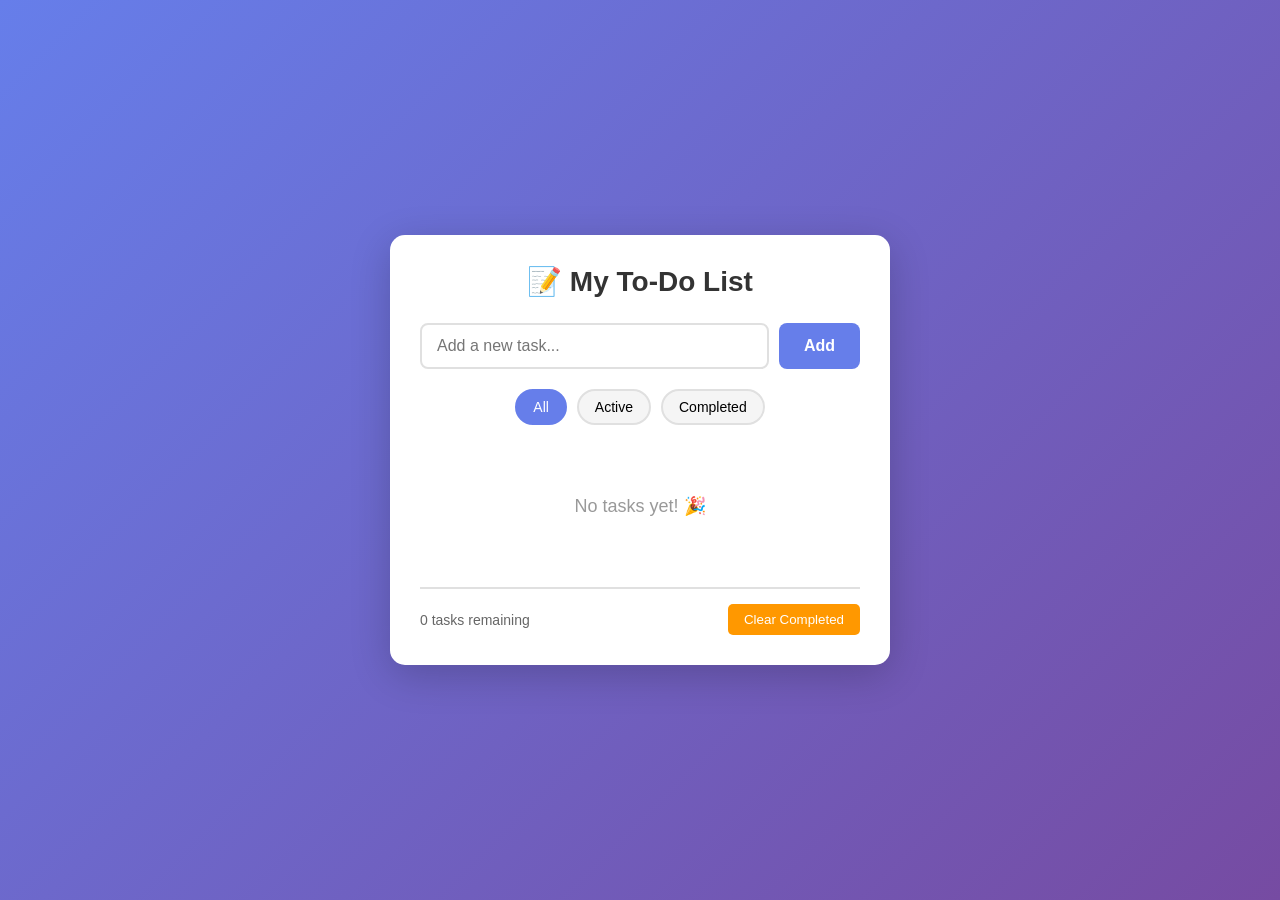
<file: todo-app/index.html>
<!DOCTYPE html>
<html lang="en">
<head>
  <meta charset="UTF-8">
  <meta name="viewport" content="width=device-width, initial-scale=1.0">
  <title>To-Do List App</title>
  <link rel="stylesheet" href="style.css">
</head>
<body>

<div class="container">
  <div class="todo-app">
    <h1>📝 My To-Do List</h1>
    
    <div class="input-section">
      <input 
        type="text" 
        id="todoInput" 
        placeholder="Add a new task..."
        autocomplete="off"
      >
      <button onclick="addTodo()">Add</button>
    </div>

    <div class="filter-buttons">
      <button class="filter-btn active" onclick="filterTodos('all')">All</button>
      <button class="filter-btn" onclick="filterTodos('active')">Active</button>
      <button class="filter-btn" onclick="filterTodos('completed')">Completed</button>
    </div>

    <ul id="todoList" class="todo-list"></ul>

    <div class="footer-stats">
      <span id="todoCount">0 tasks remaining</span>
      <button onclick="clearCompleted()" class="clear-btn">Clear Completed</button>
    </div>
  </div>
</div>

<script src="script.js"></script>

</body>
</html>
</file>
<file: todo-app/style.css>
* {
  margin: 0;
  padding: 0;
  box-sizing: border-box;
}

body {
  font-family: 'Segoe UI', Tahoma, Geneva, Verdana, sans-serif;
  background: linear-gradient(135deg, #667eea 0%, #764ba2 100%);
  min-height: 100vh;
  display: flex;
  justify-content: center;
  align-items: center;
  padding: 20px;
}

.container {
  width: 100%;
  max-width: 500px;
}

.todo-app {
  background: white;
  border-radius: 15px;
  box-shadow: 0 10px 40px rgba(0, 0, 0, 0.2);
  padding: 30px;
}

h1 {
  color: #333;
  margin-bottom: 25px;
  text-align: center;
  font-size: 28px;
}

.input-section {
  display: flex;
  gap: 10px;
  margin-bottom: 20px;
}

#todoInput {
  flex: 1;
  padding: 12px 15px;
  border: 2px solid #e0e0e0;
  border-radius: 8px;
  font-size: 16px;
  transition: border-color 0.3s;
}

#todoInput:focus {
  outline: none;
  border-color: #667eea;
}

.input-section button {
  padding: 12px 25px;
  background: #667eea;
  color: white;
  border: none;
  border-radius: 8px;
  font-size: 16px;
  font-weight: 600;
  cursor: pointer;
  transition: background 0.3s;
}

.input-section button:hover {
  background: #5568d3;
}

.filter-buttons {
  display: flex;
  gap: 10px;
  margin-bottom: 20px;
  justify-content: center;
}

.filter-btn {
  padding: 8px 16px;
  background: #f5f5f5;
  border: 2px solid #e0e0e0;
  border-radius: 20px;
  cursor: pointer;
  font-size: 14px;
  transition: all 0.3s;
}

.filter-btn:hover {
  border-color: #667eea;
}

.filter-btn.active {
  background: #667eea;
  color: white;
  border-color: #667eea;
}

.todo-list {
  list-style: none;
  margin-bottom: 20px;
  max-height: 400px;
  overflow-y: auto;
}

.todo-item {
  background: #f9f9f9;
  padding: 15px;
  margin-bottom: 10px;
  border-radius: 8px;
  display: flex;
  align-items: center;
  gap: 12px;
  transition: all 0.3s;
  border-left: 4px solid #667eea;
}

.todo-item:hover {
  box-shadow: 0 2px 8px rgba(0, 0, 0, 0.1);
  transform: translateX(5px);
}

.todo-item.completed {
  opacity: 0.6;
  border-left-color: #4caf50;
}

.todo-item.completed .todo-text {
  text-decoration: line-through;
  color: #999;
}

.todo-checkbox {
  width: 20px;
  height: 20px;
  cursor: pointer;
  accent-color: #667eea;
}

.todo-text {
  flex: 1;
  color: #333;
  word-break: break-word;
  font-size: 16px;
}

.delete-btn {
  background: #ff6b6b;
  color: white;
  border: none;
  padding: 6px 12px;
  border-radius: 5px;
  cursor: pointer;
  font-size: 14px;
  transition: background 0.3s;
}

.delete-btn:hover {
  background: #ff5252;
}

.footer-stats {
  display: flex;
  justify-content: space-between;
  align-items: center;
  padding-top: 15px;
  border-top: 2px solid #e0e0e0;
  font-size: 14px;
  color: #666;
}

.clear-btn {
  padding: 8px 16px;
  background: #ff9800;
  color: white;
  border: none;
  border-radius: 5px;
  cursor: pointer;
  transition: background 0.3s;
}

.clear-btn:hover {
  background: #f57c00;
}

.empty-state {
  text-align: center;
  padding: 40px 20px;
  color: #999;
}

.empty-state p {
  font-size: 18px;
  margin: 10px 0;
}

@media (max-width: 600px) {
  .todo-app {
    padding: 20px;
  }

  h1 {
    font-size: 24px;
  }

  .filter-buttons {
    flex-wrap: wrap;
  }
}
</file>
